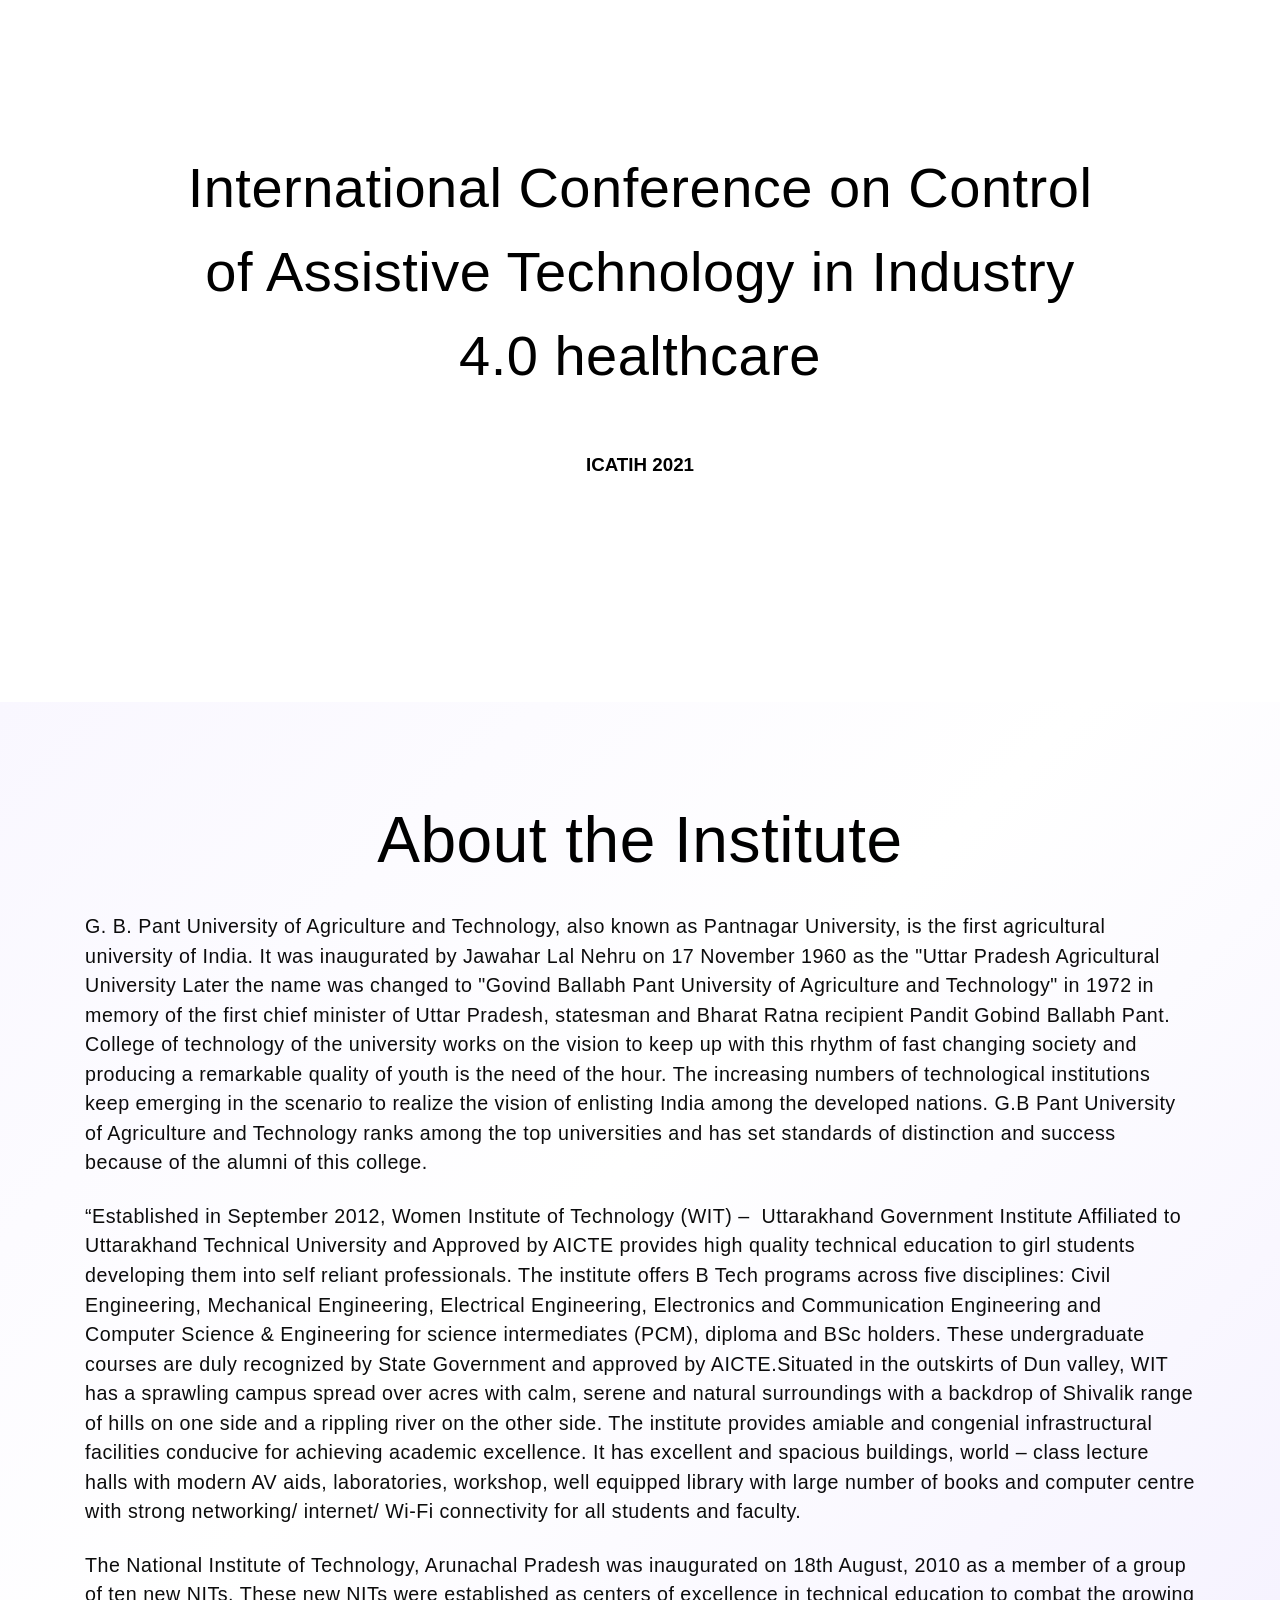
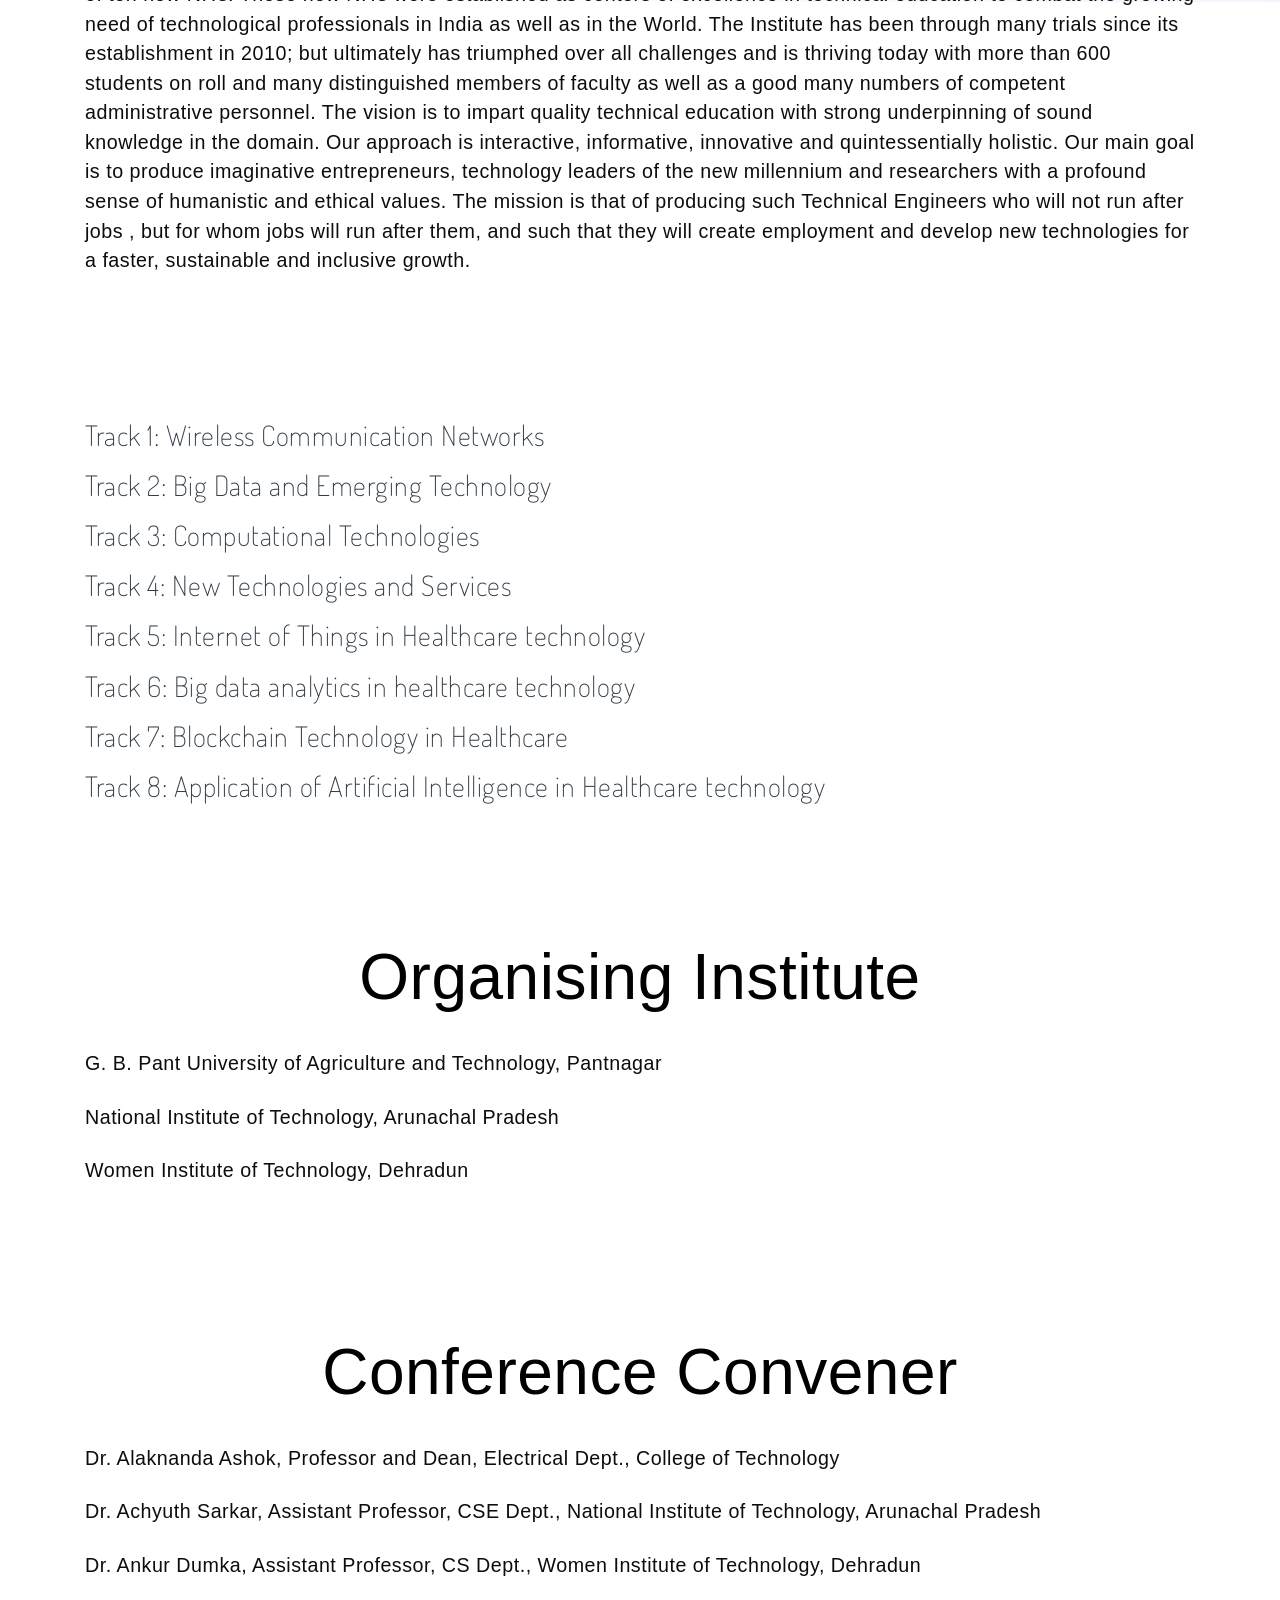
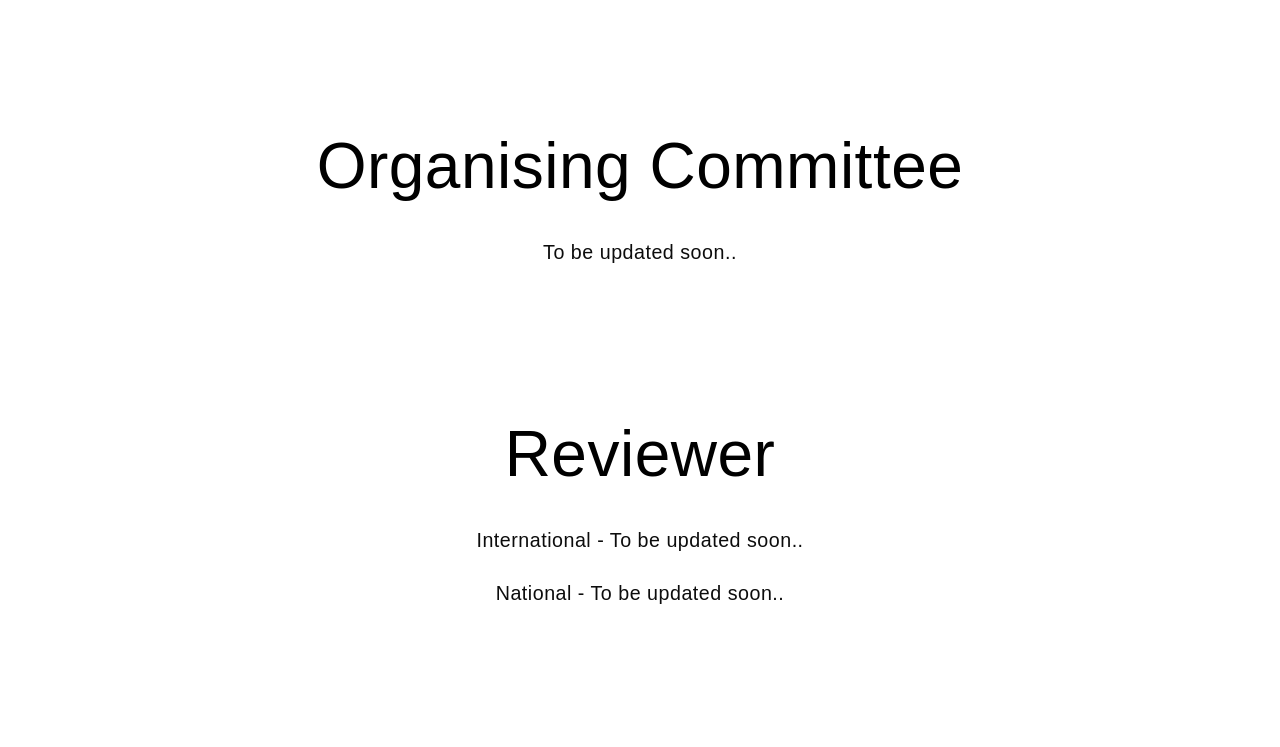
<file: index.html>
<!DOCTYPE html>
<html lang="en">
<head>
    <meta charset="utf-8">
    <meta name="viewport" content="width=device-width, initial-scale=1, shrink-to-fit=no">
    <title>International Conference on Control of Assistive Technology in Industry 4.0 healthcare</title>
    <link rel="icon" href="assets/img/resources/images.jfif">
    <link href="assets/css/page.min.css" rel="stylesheet">
    <link href="assets/css/style.css" rel="stylesheet">
</head>
<body>
    <header class="header" id="Aboutus">
        <div class="container">
            <div class="row align-items-center h-100">
                <div class="col-md-10 mx-auto">
                    <h1 class="display-3 fw-400" style="text-align: center ;margin-bottom: 20px; color: black; font-family: Montserrat, sans-serif;">International Conference on Control of Assistive Technology in Industry 4.0 healthcare</h1><br>
                    <p class="lead-2" style="text-align: center ;color: black; font-family: Montserrat, sans-serif;"><b>ICATIH 2021</b></p><br><br><br><br>
                </div>
            </div>
        </div>
    </header>
    <header class="header h-fullscreen"
      style="background-image: linear-gradient(135deg, #f9f7ff 0%, #fff 50%, #f6f3ff 100%);">
      <div class="container">
        <div class="row align-items-center h-100">
          <div class="col-lg-12">
            <h1 class="display-2 fw-350"style="text-align: center; color: black; font-family: Montserrat, sans-serif;">About the Institute</h1>
            <h5 class="mt-5 mb-5 opacity-95" style="color: black; font-family: Montserrat, sans-serif;">G. B. Pant University of Agriculture and Technology, also known as Pantnagar University, is the first
agricultural university of India. It was inaugurated by Jawahar Lal Nehru on 17 November 1960 as the
&quot;Uttar Pradesh Agricultural University Later the name was changed to &quot;Govind Ballabh Pant University
of Agriculture and Technology&quot; in 1972 in memory of the first chief minister of Uttar Pradesh, statesman
and Bharat Ratna recipient Pandit Gobind Ballabh Pant. College of technology of the university works on
the vision to keep up with this rhythm of fast changing society and producing a remarkable quality of
youth is the need of the hour. The increasing numbers of technological institutions keep emerging in the
scenario to realize the vision of enlisting India among the developed nations. G.B Pant University of
Agriculture and Technology ranks among the top universities and has set standards of distinction and
success because of the alumni of this college.</h5>
<h5 class="mt-5 mb-5 opacity-95" style="color: black; font-family: Montserrat, sans-serif;">“Established in September 2012, Women Institute of Technology (WIT) –  Uttarakhand Government
Institute Affiliated to  Uttarakhand Technical University and Approved by AICTE provides high quality
technical education to girl students developing them into self reliant professionals. The institute offers B
Tech programs across five disciplines: Civil Engineering, Mechanical Engineering, Electrical
Engineering, Electronics and Communication Engineering and Computer Science &amp; Engineering for
science intermediates (PCM), diploma and BSc holders. These undergraduate courses are duly recognized
by State Government and approved by AICTE.Situated in the outskirts of Dun valley, WIT has a
sprawling campus spread over acres with calm, serene and natural surroundings with a backdrop of
Shivalik range of hills on one side and a rippling river on the other side. The institute provides amiable
and congenial infrastructural facilities conducive for achieving academic excellence. It has excellent and
spacious buildings, world – class lecture halls with modern AV aids, laboratories, workshop, well
equipped library with large number of books and computer centre with strong networking/ internet/ Wi-Fi
connectivity for all students and faculty.</h5>
<h5 class="mt-5 mb-5 opacity-95" style="color: black; font-family: Montserrat, sans-serif;">The National Institute of Technology, Arunachal Pradesh was inaugurated on 18th August, 2010 as a
member of a group of ten new NITs. These new NITs were established as centers of excellence in
technical education to combat the growing need of technological professionals in India as well as in the
World. The Institute has been through many trials since its establishment in 2010; but ultimately has
triumphed over all challenges and is thriving today with more than 600 students on roll and many
distinguished members of faculty as well as a good many numbers of competent administrative
personnel. The vision is to impart quality technical education with strong underpinning of sound
knowledge in the domain. Our approach is interactive, informative, innovative and quintessentially
holistic. Our main goal is to produce imaginative entrepreneurs, technology leaders of the new
millennium and researchers with a profound sense of humanistic and ethical values. The mission is that
of producing such Technical Engineers who will not run after jobs , but for whom jobs will run after
them, and such that they will create employment and develop new technologies for a faster, sustainable
and inclusive growth.</h5><br><br><br><br>

            <h3 class="fw-200">Track 1: Wireless Communication Networks</h3>
            <h3 class="fw-200">Track 2: Big Data and Emerging Technology</h3>
            <h3 class="fw-200">Track 3: Computational Technologies</h3>
            <h3 class="fw-200">Track 4: New Technologies and Services</h3>
            <h3 class="fw-200">Track 5: Internet of Things in Healthcare technology</h3>
            <h3 class="fw-200">Track 6: Big data analytics in healthcare technology</h3>
            <h3 class="fw-200">Track 7: Blockchain Technology in Healthcare</h3>
            <h3 class="fw-200">Track 8: Application of Artificial Intelligence in Healthcare technology</h3><br><br><br><br>

            <h1 class="display-2 fw-350"style="text-align: center; color: black; font-family: Montserrat, sans-serif;">Organising Institute</h1>
            <h5 class="mt-5 mb-5 opacity-95" style="color: black; font-family: Montserrat, sans-serif;">G. B. Pant University of Agriculture and Technology, Pantnagar</h5>
            <h5 class="mt-5 mb-5 opacity-95" style="color: black; font-family: Montserrat, sans-serif;">National Institute of Technology, Arunachal Pradesh</h5>
            <h5 class="mt-5 mb-5 opacity-95" style="color: black; font-family: Montserrat, sans-serif;">Women Institute of Technology, Dehradun</h5><br><br><br><br>


            <h1 class="display-2 fw-350"style="text-align: center; color: black; font-family: Montserrat, sans-serif;">Conference Convener</h1>
            <h5 class="mt-5 mb-5 opacity-95" style="color: black; font-family: Montserrat, sans-serif;">Dr. Alaknanda Ashok, Professor and Dean, Electrical Dept., College of Technology</h5>
            <h5 class="mt-5 mb-5 opacity-95" style="color: black; font-family: Montserrat, sans-serif;">Dr. Achyuth Sarkar, Assistant Professor, CSE Dept., National Institute of Technology, Arunachal Pradesh</h5>
            <h5 class="mt-5 mb-5 opacity-95" style="color: black; font-family: Montserrat, sans-serif;">Dr. Ankur Dumka, Assistant Professor, CS Dept., Women Institute of Technology, Dehradun</h5>
<br><br><br><br>
            

            <h1 class="display-2 fw-350"style="text-align: center; color: black; font-family: Montserrat, sans-serif;">Organising Committee</h1>
            <h5 class="mt-5 mb-5 opacity-95" style="text-align: center;color: black; font-family: Montserrat, sans-serif;">To be updated soon..</h5>
<br><br><br><br>

            <h1 class="display-2 fw-350"style="text-align: center; color: black; font-family: Montserrat, sans-serif;">Reviewer</h1>
            <h5 class="mt-5 mb-5 opacity-95" style="text-align: center;color: black; font-family: Montserrat, sans-serif;">International - To be updated soon..</h5>
            <h5 class="mt-5 mb-5 opacity-95" style="text-align: center;color: black; font-family: Montserrat, sans-serif;">National - To be updated soon..</h5>
<br><br><br><br>

          </div>
        </div>
      </div>
    </header>
    <script src="assets/js/page.min.js"></script>
    <script src="assets/js/script.js"></script>
    <script>
        function hideLoader() {
            $('#loading').hide();
        }
        $(window).ready(hideLoader);
        preloaderFadeOutTime = 500;
        var preloader = $('.spinner-wrapper');
        preloader.fadeOut(preloaderFadeOutTime);
        setTimeout(hideLoader, 20 * 1000);
    </script>
</body>
</html>
</file>
<file: assets/css/style.css>
@charset "UTF-8";

.slideanim {
  visibility: hidden;
  visibility: visible\9;
  /*For old IE browsers IE6-8 */
}

.slideanim.slide {
  visibility: visible;
  animation: slide 1s;
}

.slideanim::after {
  /* useful when its child elements are float:left; */
  content: "";
  display: table;
  clear: both;
}

@keyframes slide {
  0% {
    opacity: 0;
    transform: translateY(50%);
  }

  100% {
    opacity: 1;
    transform: translateY(0);
  }
}


#imageResources {
  background-image: url(../img/resources_cover.jpg);
  margin-top: 20px;
}

@media only screen and (max-width: 450px) {
  h1 {
    color: white
  }

  #imageResources {
    background-image: linear-gradient(rgba(0, 0, 0, 0.7), rgba(0, 0, 0, 0.5)), url(../img/resources.jpg);
    color: white;


  }
}

#imageAcumen {
  background-image: url(../img/ClubResources/AcumenResources/Quiz.jpg);
}

@media only screen and (max-width: 450px) {
  h1 {
    color: white
  }

  #imageAcumen {
    background-image: linear-gradient(rgba(0, 0, 0, 0.7), rgba(0, 0, 0, 0.5)), url(../img/ClubResources/AcumenResources/QuizMobile.jpg);
    color: white;
  }
}

#imageAero {
  background-image: url(../img/ClubResources/AeroResources/Aero.jpg);
}

@media only screen and (max-width: 450px) {
  h1 {
    color: white
  }

  #imageAero {
    background-image: linear-gradient(rgba(0, 0, 0, 0.7), rgba(0, 0, 0, 0.5)), url(../img/ClubResources/AeroResources/AeroMobile.jpg);
    color: white;
  }
}

#imageAuto {
  background-image: url(../img/ClubResources/AutoResources/Auto.jpg);
}

@media only screen and (max-width: 450px) {
  h1 {
    color: white
  }

  #imageAuto {
    background-image: linear-gradient(rgba(0, 0, 0, 0.7), rgba(0, 0, 0, 0.5)), url(../img/ClubResources/AutoResources/AutoMobile.jpg);
    color: white;

  }
}

#imageCode {
  background-image: url(../img/ClubResources/CodeResources/Code.jpg);
}

@media only screen and (max-width: 450px) {
  h1 {
    color: white
  }

  #imageCode {
    background-image: linear-gradient(rgba(0, 0, 0, 0.7), rgba(0, 0, 0, 0.5)), url(../img/ClubResources/CodeResources/CodeMobile.jpg);
    color: white;

  }
}

#imageCnA {
  background-image: url(../img/ClubResources/CnAResources/CnA.jpg);
}

@media only screen and (max-width: 450px) {
  h1 {
    color: white
  }

  #imageCnA {
    background-image: linear-gradient(rgba(0, 0, 0, 0.7), rgba(0, 0, 0, 0.5)), url(../img/ClubResources/CnAResources/CnAMobile.jpg);
    color: white;

  }
}

#imageElectronics {
  background-image: url(../img/ClubResources/ElectronicsResources/Electronics.jpg);
}

@media only screen and (max-width: 450px) {
  h1 {
    color: white
  }

  #imageElectronics {
    background-image: linear-gradient(rgba(0, 0, 0, 0.7), rgba(0, 0, 0, 0.5)), url(../img/ClubResources/ElectronicsResources/ElectronicsMobile.jpg);
    color: white;

  }
}

#imageEDC {
  background-image: url(../img/ClubResources/EDCResources/EDC.jpg);
}

@media only screen and (max-width: 450px) {
  h1 {
    color: white
  }

  #imageEDC {
    background-image: linear-gradient(rgba(0, 0, 0, 0.7), rgba(0, 0, 0, 0.5)), url(../img/ClubResources/EDCResources/EDCMobile.jpg);
    color: white;

  }
}

#imageEquinox {
  background-image: url(../img/ClubResources/EquinoxResources/Equinox.jpg);
}

@media only screen and (max-width: 450px) {
  h1 {
    color: white
  }

  #imageEquinox {
    background-image: linear-gradient(rgba(0, 0, 0, 0.7), rgba(0, 0, 0, 0.5)), url(../img/ClubResources/EquinoxResources/EquinoxMobile.jpg);
    color: white;

  }
}

#imageFnE {
  background-image: url(../img/ClubResources/FnEResources/FnE.jpg);
}

@media only screen and (max-width: 450px) {
  h1 {
    color: white
  }

  #imageFnE {
    background-image: linear-gradient(rgba(0, 0, 0, 0.7), rgba(0, 0, 0, 0.5)), url(../img/ClubResources/FnEResources/FnEMobile.jpg);
    color: white;

  }
}

#imagePrakriti {
  background-image: url(../img/ClubResources/PrakritiResources/Prakriti.jpg);
}

@media only screen and (max-width: 450px) {
  h1 {
    color: white
  }

  #imagePrakriti {
    background-image: linear-gradient(rgba(0, 0, 0, 0.7), rgba(0, 0, 0, 0.5)), url(../img/ClubResources/PrakritiResources/PrakritiMobile.jpg);
    color: white;

  }
}

#imageRobotics {
  background-image: url(../img/ClubResources/RoboticsResources/Robotics.jpg);
}

@media only screen and (max-width: 450px) {
  h1 {
    color: white
  }

  #imageRobotics {
    background-image: linear-gradient(rgba(0, 0, 0, 0.7), rgba(0, 0, 0, 0.5)), url(../img/ClubResources/RoboticsResources/RoboticsMobile.jpg);
    color: white;

  }
}

#playlist {
  display: table;
}

#playlist li {
  cursor: pointer;
  padding: 8px;
}

#playlist li:hover {
  color: blue;
}

#videoarea {
  float: left;
  width: 640px;
  height: 480px;
  margin: 10px;
  border: 1px solid silver;
}

#resourcesQuadBasics {
  background-image: url(../../resources/AeroResources/QuadcopterBasics/QuadBasics.jpg);
}

@media only screen and (max-width: 450px) {
  h1 {
    color: white
  }

  #resourcesQuadBasics {
    background-image: linear-gradient(rgba(0, 0, 0, 0.7), rgba(0, 0, 0, 0.5)), url(../../resources/AeroResources/QuadcopterBasics/QuadBasicMobiles.jpg);
    color: white;
  }
}

#resourcesAutoQuad {
  background-image: url(../../resources/AeroResources/AutoQuad/autoquad.jpg);
}

@media only screen and (max-width: 450px) {
  h1 {
    color: white
  }

  #resourcesAutoQuad {
    background-image: linear-gradient(rgba(0, 0, 0, 0.7), rgba(0, 0, 0, 0.5)), url(../../resources/AeroResources/AutoQuad/autoquadMobile.jpg);
    color: white;
  }
}



#resourcesConsulting {
  background-image: url(../../resources/CnAResources/Consulting/ConsultingHeader.jpg);
}

@media only screen and (max-width: 450px) {
  h1 {
    color: white
  }

  #resourcesConsulting {
    background-image: linear-gradient(rgba(0, 0, 0, 0.7), rgba(0, 0, 0, 0.5)), url(../../resources/CnAResources/Consulting/ConsultingHeaderMobile.jpg);
    color: white;
  }
}

#resourcesAnalytics {
  background-image: url(../../resources/CnAResources/Analytics/AnalyticsHeader.jpg);
}

@media only screen and (max-width: 450px) {
  h1 {
    color: white
  }

  #resourcesAnalytics {
    background-image: linear-gradient(rgba(0, 0, 0, 0.7), rgba(0, 0, 0, 0.5)), url(../../resources/CnAResources/Analytics/AnalyticsHeaderMobile.jpg);
    color: white;
  }
}


.onethird {
  position: relative;
  padding: .75rem 1.25rem;
  margin-bottom: 1rem;
  border: 1px solid transparent;
  border-radius: .25rem;
  top: -5%;
  width: 30%
}

.onethird-primary {
  color: #2a5485;
  background-color: #dcecff;
  border-color: #cee5ff
}

.spinner {
  width: 40px;
  height: 40px;
  background-color: #333;

  position: absolute;
  top: 48%;
  left: 48%;

  -webkit-animation: sk-rotateplane 1.2s infinite ease-in-out;
  animation: sk-rotateplane 1.2s infinite ease-in-out;
}

@-webkit-keyframes sk-rotateplane {
  0% {
    -webkit-transform: perspective(120px)
  }

  50% {
    -webkit-transform: perspective(120px) rotateY(180deg)
  }

  100% {
    -webkit-transform: perspective(120px) rotateY(180deg) rotateX(180deg)
  }
}

@keyframes sk-rotateplane {
  0% {
    transform: perspective(120px) rotateX(0deg) rotateY(0deg);
    -webkit-transform: perspective(120px) rotateX(0deg) rotateY(0deg)
  }

  50% {
    transform: perspective(120px) rotateX(-180.1deg) rotateY(0deg);
    -webkit-transform: perspective(120px) rotateX(-180.1deg) rotateY(0deg)
  }

  100% {
    transform: perspective(120px) rotateX(-180deg) rotateY(-179.9deg);
    -webkit-transform: perspective(120px) rotateX(-180deg) rotateY(-179.9deg);
  }
}

.spinner-wrapper {
  position: fixed;
  top: 0;
  left: 0;
  right: 0;
  bottom: 0;
  background-color: rgba(255, 255, 255, 00.90);
  z-index: 999999;
}

#loading {
  background: url('../img/techboard-animated.gif') no-repeat center center;
  position: absolute;
  top: 0;
  left: 0;
  height: 100%;
  width: 100%;
  z-index: 9999999;
  animation: spin 2s linear infinite;
}

@keyframes spin {
  0% {
    transform: rotate(0deg);
  }

  100% {
    transform: rotate(360deg);
  }
}

.teamhome-2 {
  text-align: center
}

.teamhome-2 img {
  border-radius: 10rem;
  margin-bottom: 3rem;
  margin-top: 3rem;
  width: 175px;
  height: 175px;

}

.teamhome-2 small {
  display: block;
  letter-spacing: 1px;
  margin-bottom: 1rem;
  margin-top: 1rem;
}

#more {
  display: none;
}

.card-img-top {
  width: 100%;
  min-height: 300px;
  overflow: hidden;
  border-top-left-radius: calc(.25rem - 0);
  border-top-right-radius: calc(.25rem - 0)
}



@font-face {
  font-family: "untitled-font-5";
  src: url("../fonts/untitled-font-5.eot");
  src: url("../fonts/untitled-font-5.eot?#iefix") format("embedded-opentype"),
    url("../fonts/untitled-font-5.woff") format("woff"),
    url("../fonts/untitled-font-5.ttf") format("truetype"),
    url("../fonts/untitled-font-5.svg#untitled-font-5") format("svg");
  font-weight: normal;
  font-style: normal;

}

[data-icon]:before {
  font-family: "untitled-font-5" !important;
  content: attr(data-icon);
  font-style: normal !important;
  font-weight: normal !important;
  font-variant: normal !important;
  text-transform: none !important;
  speak: none;
  line-height: 1;
  -webkit-font-smoothing: antialiased;
  -moz-osx-font-smoothing: grayscale;
}

[class^="icon-"]:before,
[class*=" icon-"]:before {
  font-family: "untitled-font-5" !important;
  font-style: normal !important;
  font-weight: normal !important;
  font-variant: normal !important;
  text-transform: none !important;
  speak: none;
  line-height: 1;
  -webkit-font-smoothing: antialiased;
  -moz-osx-font-smoothing: grayscale;
}

.icon-cult:before {
  content: "\61";
}

.icon-gymkhana:before {
  content: "\62";
}

.icon-hab:before {
  content: "\63";
}

.icon-sports:before {
  content: "\64";
}

.icon-tech:before {
  content: "\65";
}

.icon-welfare:before {
  content: "\66";
}

#imageKriti {
  background-image: url(../img/kriti2.jpg);
}

@media only screen and (max-width: 450px) {
  h1 {
    color: white
  }

  #imageKriti {
    background-image: linear-gradient(rgba(0, 0, 0, 0.7), rgba(0, 0, 0, 0.5)), url(../img/events/kriti.png);
    color: white;
    background-size: cover;
  }
}
</file>
